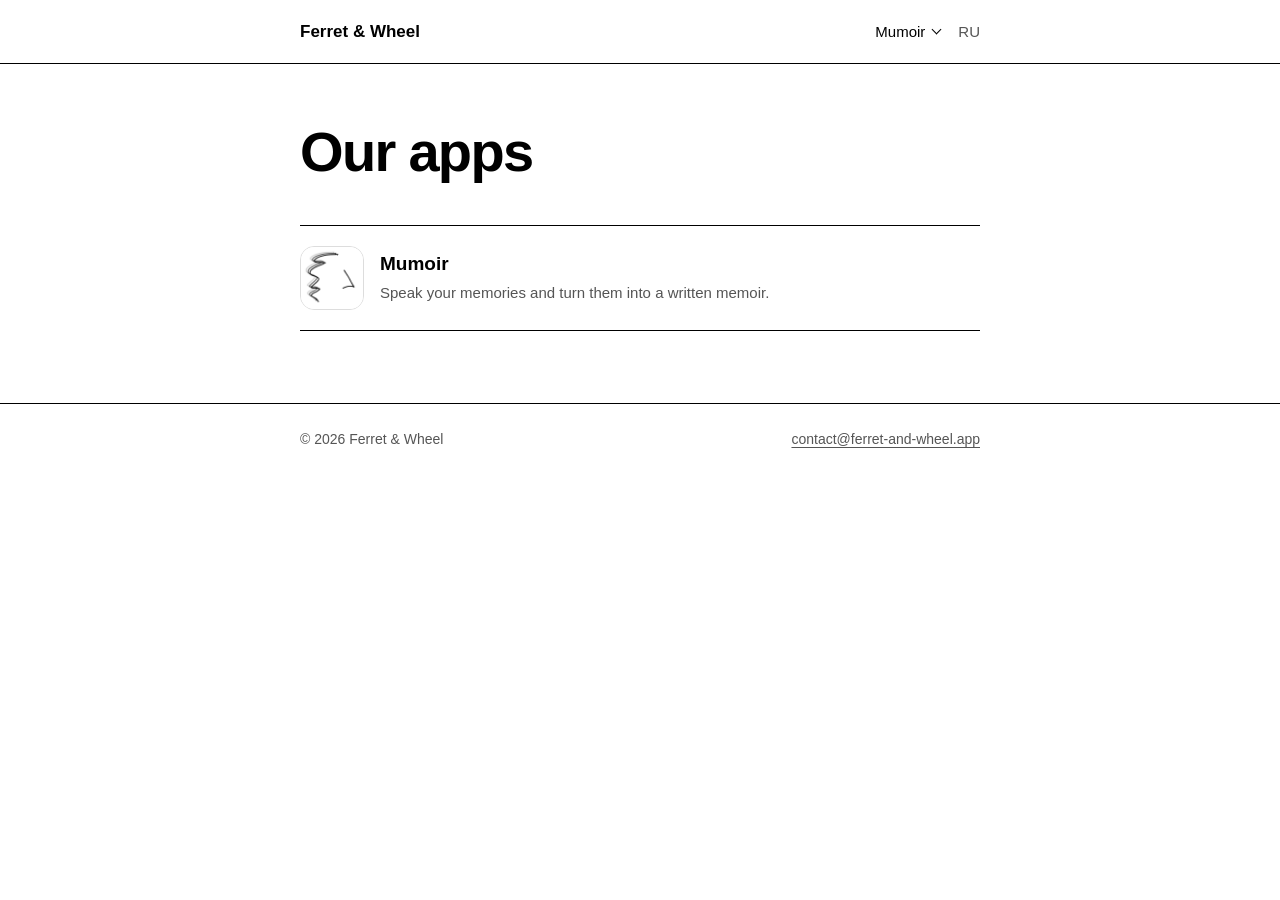
<file: index.html>
<!doctype html>
<html lang="en">
<head>
  <meta charset="utf-8">
  <meta name="viewport" content="width=device-width, initial-scale=1">
  <title>Ferret &amp; Wheel</title>
  <meta name="description" content="Apps by Ferret &amp; Wheel.">
  <link rel="stylesheet" href="/assets/style.css">
  <script src="/assets/menu.js" defer></script>
  <link rel="alternate" hreflang="en" href="https://ferret-and-wheel.app/">
  <link rel="alternate" hreflang="ru" href="https://ferret-and-wheel.app/ru/">
  <link rel="alternate" hreflang="x-default" href="https://ferret-and-wheel.app/">
</head>
<body>
  <header class="site">
    <div class="wrap">
      <a class="brand" href="/">Ferret &amp; Wheel</a>
      <nav>
        <details class="menu">
          <summary>Mumoir</summary>
          <ul>
            <li><a href="/mumoir/">About</a></li>
            <li><a href="/mumoir/support/">Support</a></li>
            <li><a href="/mumoir/privacy/">Privacy</a></li>
          </ul>
        </details>
        <a class="lang" href="/ru/" hreflang="ru" lang="ru">RU</a>
      </nav>
    </div>
  </header>

  <main>
    <div class="wrap">
      <h1>Our apps</h1>

      <a class="app-card" href="/mumoir/">
        <img src="/assets/mumoir-icon.png" alt="">
        <div>
          <strong>Mumoir</strong>
          <span>Speak your memories and turn them into a written memoir.</span>
        </div>
      </a>
    </div>
  </main>

  <footer class="site">
    <div class="wrap">
      <span>© 2026 Ferret &amp; Wheel</span>
      <a href="mailto:contact@ferret-and-wheel.app">contact@ferret-and-wheel.app</a>
    </div>
  </footer>
</body>
</html>
</file>
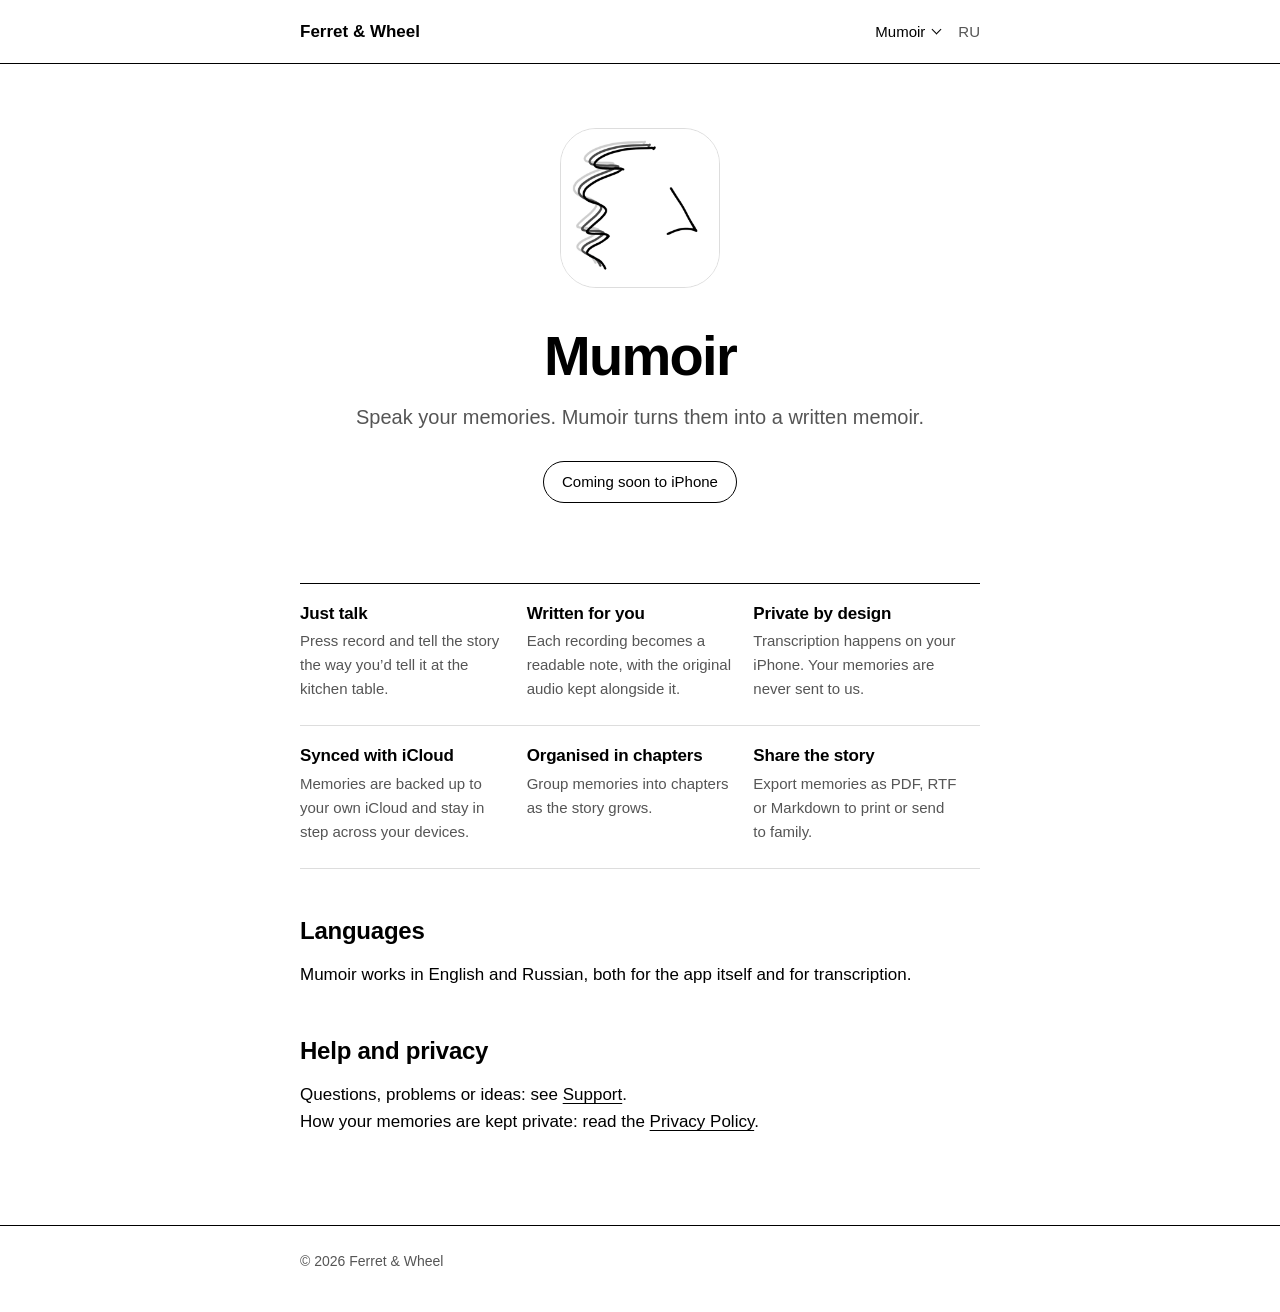
<file: mumoir/index.html>
<!doctype html>
<html lang="en">
<head>
  <meta charset="utf-8">
  <meta name="viewport" content="width=device-width, initial-scale=1">
  <title>Mumoir</title>
  <meta name="description" content="Speak your memories and Mumoir turns them into a written memoir. Private, on-device transcription for iPhone.">
  <link rel="icon" href="/assets/mumoir-icon.png">
  <link rel="apple-touch-icon" href="/assets/mumoir-icon.png">
  <link rel="stylesheet" href="/assets/style.css">
  <script src="/assets/menu.js" defer></script>
  <link rel="alternate" hreflang="en" href="https://ferret-and-wheel.app/mumoir/">
  <link rel="alternate" hreflang="ru" href="https://ferret-and-wheel.app/ru/mumoir/">
  <link rel="alternate" hreflang="x-default" href="https://ferret-and-wheel.app/mumoir/">
</head>
<body>
  <header class="site">
    <div class="wrap">
      <a class="brand" href="/">Ferret &amp; Wheel</a>
      <nav>
        <details class="menu">
          <summary>Mumoir</summary>
          <ul>
            <li><a href="/mumoir/" aria-current="page">About</a></li>
            <li><a href="/mumoir/support/">Support</a></li>
            <li><a href="/mumoir/privacy/">Privacy</a></li>
          </ul>
        </details>
        <a class="lang" href="/ru/mumoir/" hreflang="ru" lang="ru">RU</a>
      </nav>
    </div>
  </header>

  <main>
    <div class="wrap">
      <section class="hero">
        <img class="icon" src="/assets/mumoir-icon.png" alt="Mumoir app icon">
        <h1>Mumoir</h1>
        <p class="lede">Speak your memories. Mumoir turns them into a written memoir.</p>
        <!-- Swap for the TestFlight public link, then the App Store link at launch. -->
        <span class="badge">Coming soon to iPhone</span>
      </section>

      <ul class="features">
        <li>
          <h3>Just talk</h3>
          <p>Press record and tell the story the way you’d tell it at the kitchen table.</p>
        </li>
        <li>
          <h3>Written for you</h3>
          <p>Each recording becomes a readable note, with the original audio kept alongside it.</p>
        </li>
        <li>
          <h3>Private by design</h3>
          <p>Transcription happens on your iPhone. Your memories are never sent to us.</p>
        </li>
        <li>
          <h3>Synced with iCloud</h3>
          <p>Memories are backed up to your own iCloud and stay in step across your devices.</p>
        </li>
        <li>
          <h3>Organised in chapters</h3>
          <p>Group memories into chapters as the story grows.</p>
        </li>
        <li>
          <h3>Share the story</h3>
          <p>Export memories as PDF, RTF or Markdown to print or send to family.</p>
        </li>
      </ul>

      <h2>Languages</h2>
      <p>Mumoir works in English and Russian, both for the app itself and for transcription.</p>

      <h2>Help and privacy</h2>
      <p>Questions, problems or ideas: see <a href="/mumoir/support/">Support</a>.<br>
      How your memories are kept private: read the <a href="/mumoir/privacy/">Privacy Policy</a>.</p>
    </div>
  </main>

  <footer class="site">
    <div class="wrap">
      <span>© 2026 Ferret &amp; Wheel</span>
    </div>
  </footer>
</body>
</html>
</file>
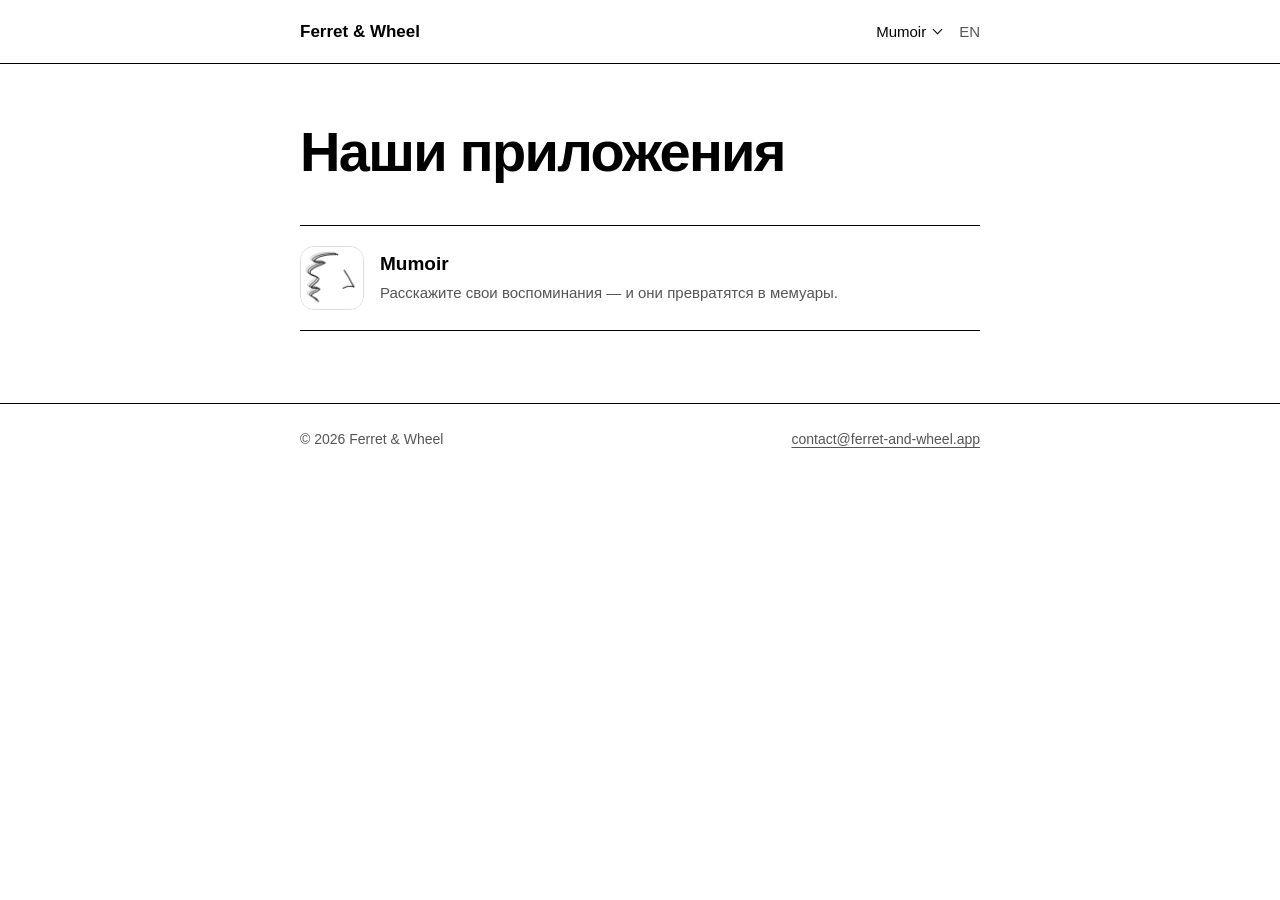
<file: ru/index.html>
<!doctype html>
<html lang="ru">
<head>
  <meta charset="utf-8">
  <meta name="viewport" content="width=device-width, initial-scale=1">
  <title>Ferret &amp; Wheel</title>
  <meta name="description" content="Приложения Ferret &amp; Wheel.">
  <link rel="stylesheet" href="/assets/style.css">
  <script src="/assets/menu.js" defer></script>
  <link rel="alternate" hreflang="en" href="https://ferret-and-wheel.app/">
  <link rel="alternate" hreflang="ru" href="https://ferret-and-wheel.app/ru/">
  <link rel="alternate" hreflang="x-default" href="https://ferret-and-wheel.app/">
</head>
<body>
  <header class="site">
    <div class="wrap">
      <a class="brand" href="/ru/">Ferret &amp; Wheel</a>
      <nav>
        <details class="menu">
          <summary>Mumoir</summary>
          <ul>
            <li><a href="/ru/mumoir/">О приложении</a></li>
            <li><a href="/ru/mumoir/support/">Поддержка</a></li>
            <li><a href="/ru/mumoir/privacy/">Конфиденциальность</a></li>
          </ul>
        </details>
        <a class="lang" href="/" hreflang="en" lang="en">EN</a>
      </nav>
    </div>
  </header>

  <main>
    <div class="wrap">
      <h1>Наши приложения</h1>

      <a class="app-card" href="/ru/mumoir/">
        <img src="/assets/mumoir-icon.png" alt="">
        <div>
          <strong>Mumoir</strong>
          <span>Расскажите свои воспоминания — и они превратятся в мемуары.</span>
        </div>
      </a>
    </div>
  </main>

  <footer class="site">
    <div class="wrap">
      <span>© 2026 Ferret &amp; Wheel</span>
      <a href="mailto:contact@ferret-and-wheel.app">contact@ferret-and-wheel.app</a>
    </div>
  </footer>
</body>
</html>
</file>
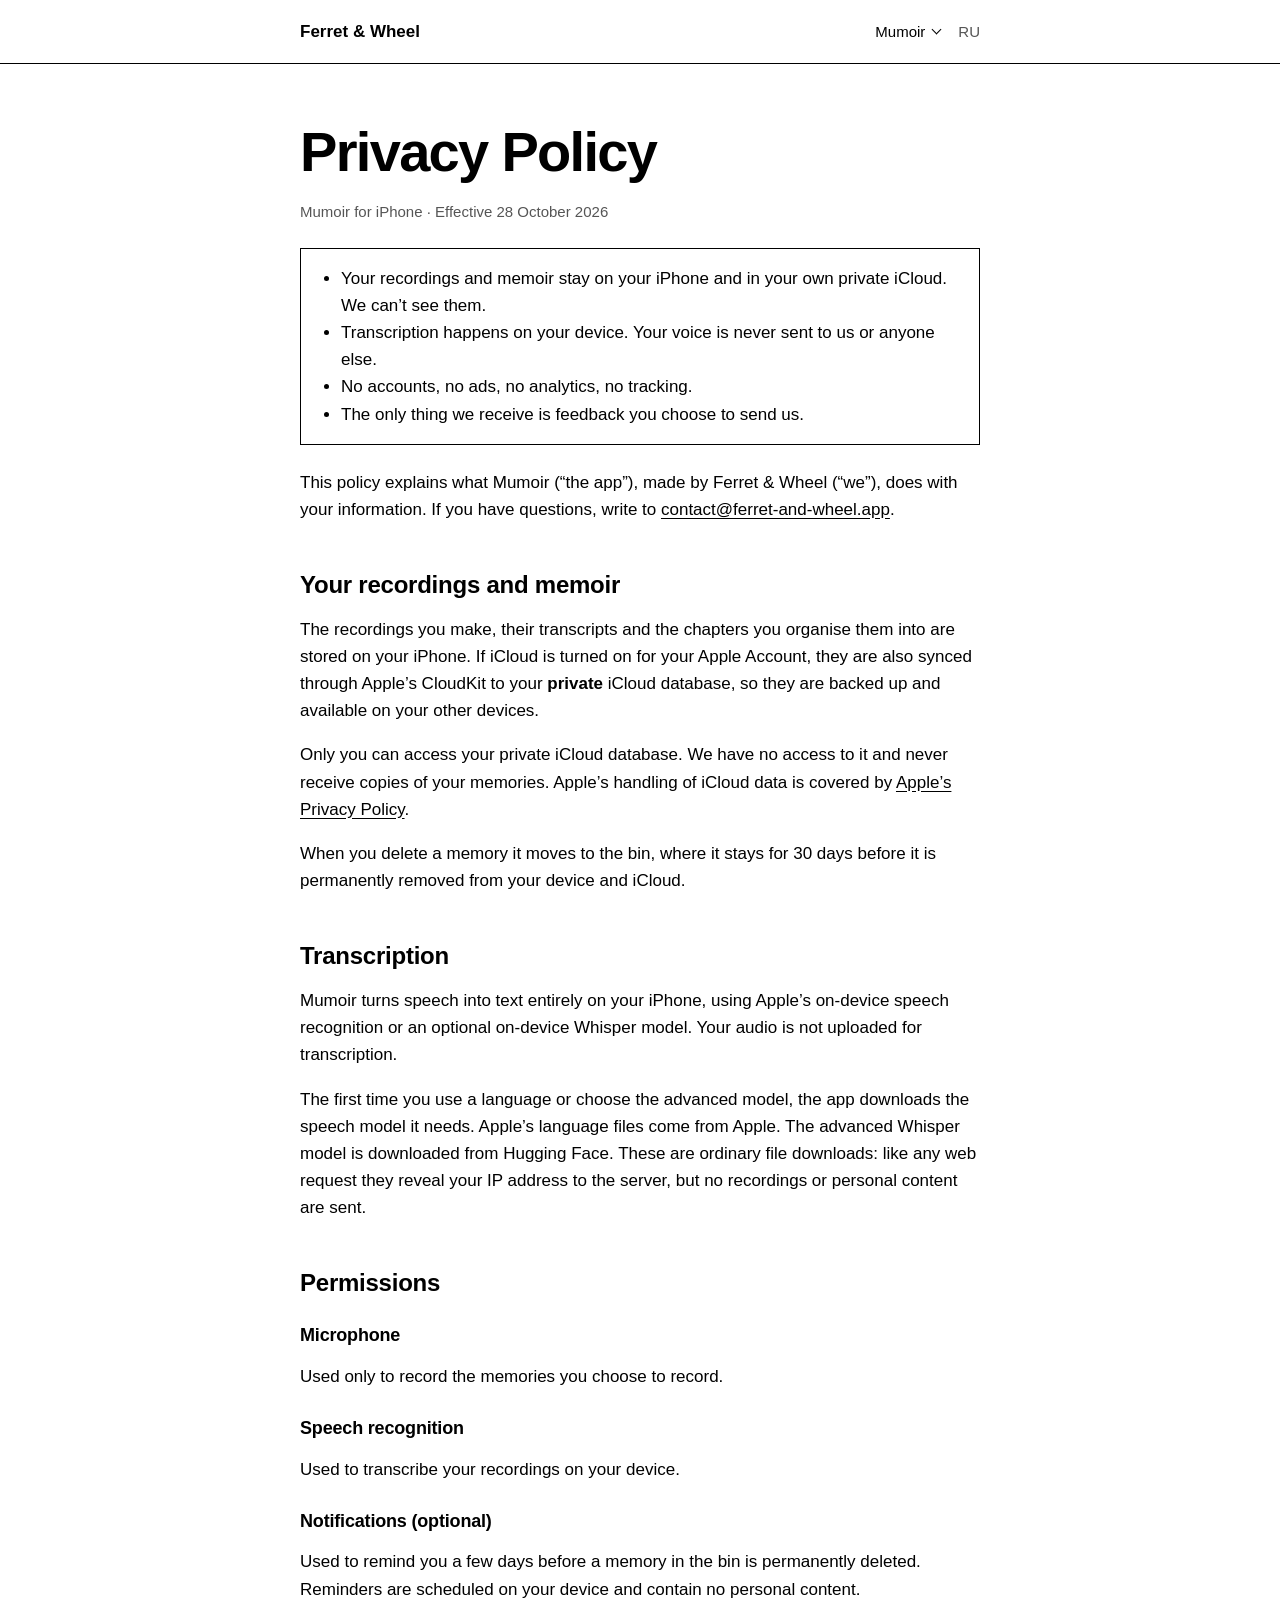
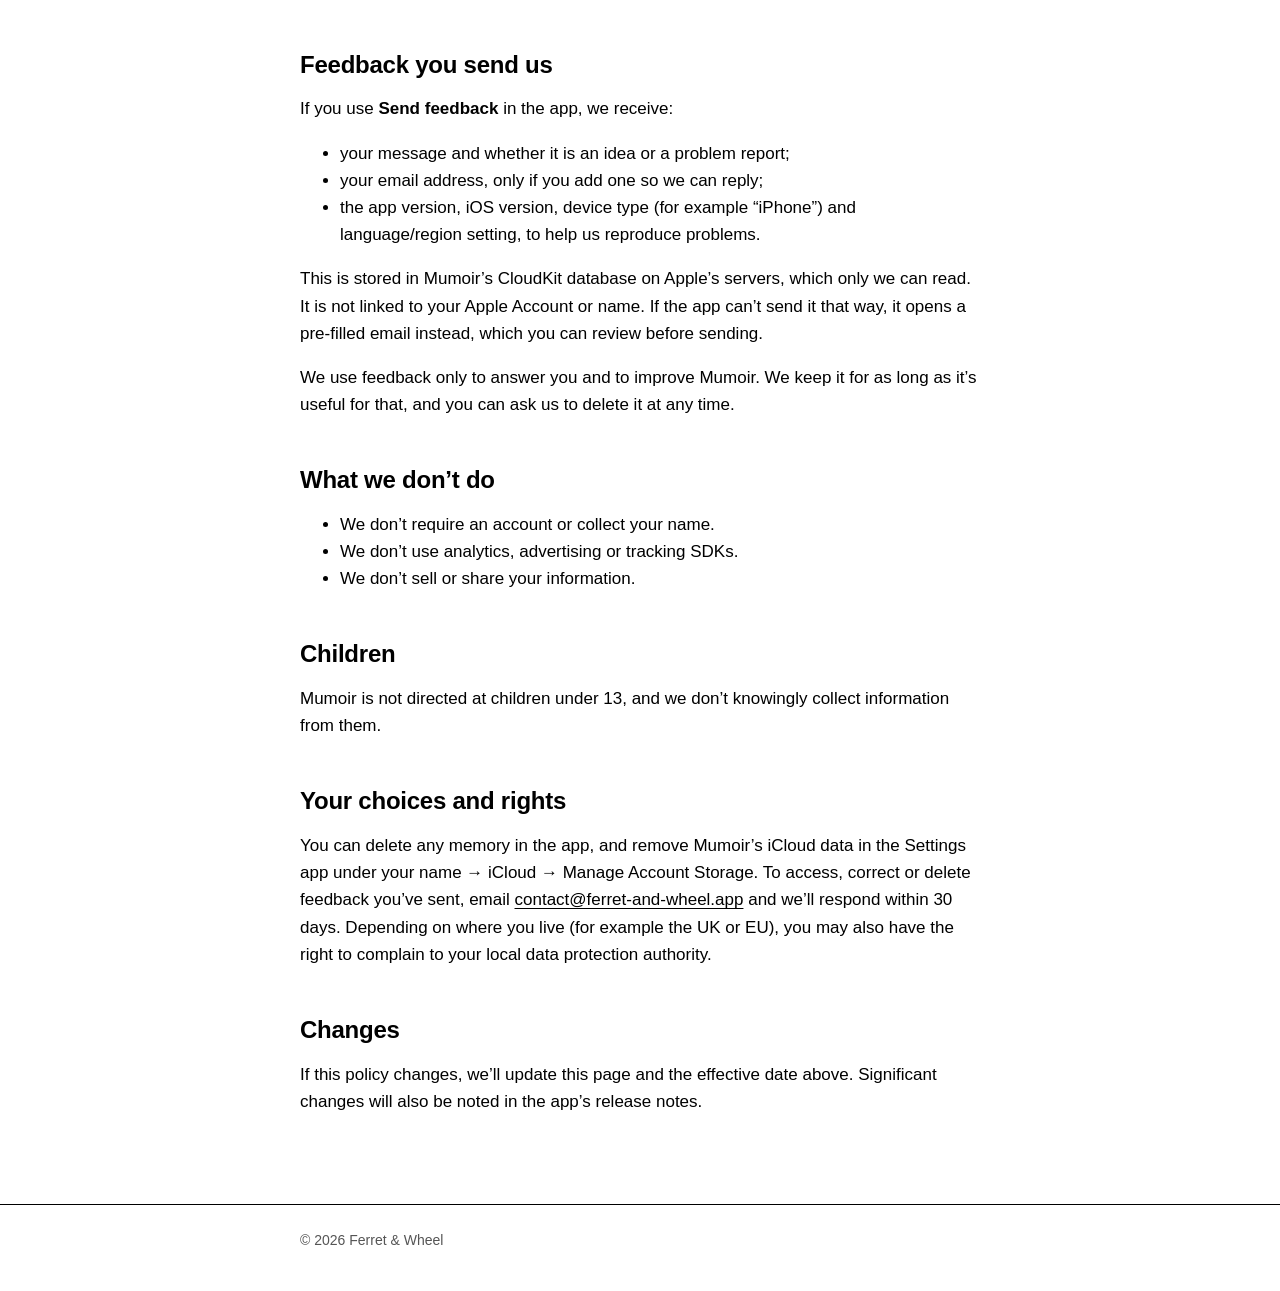
<file: mumoir/privacy/index.html>
<!doctype html>
<html lang="en">
<head>
  <meta charset="utf-8">
  <meta name="viewport" content="width=device-width, initial-scale=1">
  <title>Mumoir Privacy Policy</title>
  <meta name="description" content="How Mumoir handles your recordings, transcripts and feedback.">
  <link rel="icon" href="/assets/mumoir-icon.png">
  <link rel="stylesheet" href="/assets/style.css">
  <script src="/assets/menu.js" defer></script>
  <link rel="alternate" hreflang="en" href="https://ferret-and-wheel.app/mumoir/privacy/">
  <link rel="alternate" hreflang="ru" href="https://ferret-and-wheel.app/ru/mumoir/privacy/">
  <link rel="alternate" hreflang="x-default" href="https://ferret-and-wheel.app/mumoir/privacy/">
</head>
<body>
  <header class="site">
    <div class="wrap">
      <a class="brand" href="/">Ferret &amp; Wheel</a>
      <nav>
        <details class="menu">
          <summary>Mumoir</summary>
          <ul>
            <li><a href="/mumoir/">About</a></li>
            <li><a href="/mumoir/support/">Support</a></li>
            <li><a href="/mumoir/privacy/" aria-current="page">Privacy</a></li>
          </ul>
        </details>
        <a class="lang" href="/ru/mumoir/privacy/" hreflang="ru" lang="ru">RU</a>
      </nav>
    </div>
  </header>

  <main>
    <div class="wrap">
      <h1>Privacy Policy</h1>
      <p class="meta">Mumoir for iPhone · Effective 28 October 2026</p>

      <div class="summary">
        <ul>
          <li>Your recordings and memoir stay on your iPhone and in your own private iCloud. We can’t see them.</li>
          <li>Transcription happens on your device. Your voice is never sent to us or anyone else.</li>
          <li>No accounts, no ads, no analytics, no tracking.</li>
          <li>The only thing we receive is feedback you choose to send us.</li>
        </ul>
      </div>

      <p>This policy explains what Mumoir (“the app”), made by Ferret &amp; Wheel (“we”), does with your information. If you have questions, write to <a href="mailto:contact@ferret-and-wheel.app">contact@ferret-and-wheel.app</a>.</p>

      <h2>Your recordings and memoir</h2>
      <p>The recordings you make, their transcripts and the chapters you organise them into are stored on your iPhone. If iCloud is turned on for your Apple Account, they are also synced through Apple’s CloudKit to your <strong>private</strong> iCloud database, so they are backed up and available on your other devices.</p>
      <p>Only you can access your private iCloud database. We have no access to it and never receive copies of your memories. Apple’s handling of iCloud data is covered by <a href="https://www.apple.com/legal/privacy/">Apple’s Privacy Policy</a>.</p>
      <p>When you delete a memory it moves to the bin, where it stays for 30 days before it is permanently removed from your device and iCloud.</p>

      <h2>Transcription</h2>
      <p>Mumoir turns speech into text entirely on your iPhone, using Apple’s on-device speech recognition or an optional on-device Whisper model. Your audio is not uploaded for transcription.</p>
      <p>The first time you use a language or choose the advanced model, the app downloads the speech model it needs. Apple’s language files come from Apple. The advanced Whisper model is downloaded from Hugging Face. These are ordinary file downloads: like any web request they reveal your IP address to the server, but no recordings or personal content are sent.</p>

      <h2>Permissions</h2>
      <h3>Microphone</h3>
      <p>Used only to record the memories you choose to record.</p>
      <h3>Speech recognition</h3>
      <p>Used to transcribe your recordings on your device.</p>
      <h3>Notifications (optional)</h3>
      <p>Used to remind you a few days before a memory in the bin is permanently deleted. Reminders are scheduled on your device and contain no personal content.</p>

      <h2>Feedback you send us</h2>
      <p>If you use <strong>Send feedback</strong> in the app, we receive:</p>
      <ul>
        <li>your message and whether it is an idea or a problem report;</li>
        <li>your email address, only if you add one so we can reply;</li>
        <li>the app version, iOS version, device type (for example “iPhone”) and language/region setting, to help us reproduce problems.</li>
      </ul>
      <p>This is stored in Mumoir’s CloudKit database on Apple’s servers, which only we can read. It is not linked to your Apple Account or name. If the app can’t send it that way, it opens a pre-filled email instead, which you can review before sending.</p>
      <p>We use feedback only to answer you and to improve Mumoir. We keep it for as long as it’s useful for that, and you can ask us to delete it at any time.</p>

      <h2>What we don’t do</h2>
      <ul>
        <li>We don’t require an account or collect your name.</li>
        <li>We don’t use analytics, advertising or tracking SDKs.</li>
        <li>We don’t sell or share your information.</li>
      </ul>

      <h2>Children</h2>
      <p>Mumoir is not directed at children under 13, and we don’t knowingly collect information from them.</p>

      <h2>Your choices and rights</h2>
      <p>You can delete any memory in the app, and remove Mumoir’s iCloud data in the Settings app under your name → iCloud → Manage Account Storage. To access, correct or delete feedback you’ve sent, email <a href="mailto:contact@ferret-and-wheel.app">contact@ferret-and-wheel.app</a> and we’ll respond within 30 days. Depending on where you live (for example the UK or EU), you may also have the right to complain to your local data protection authority.</p>

      <h2>Changes</h2>
      <p>If this policy changes, we’ll update this page and the effective date above. Significant changes will also be noted in the app’s release notes.</p>
    </div>
  </main>

  <footer class="site">
    <div class="wrap">
      <span>© 2026 Ferret &amp; Wheel</span>
    </div>
  </footer>
</body>
</html>
</file>
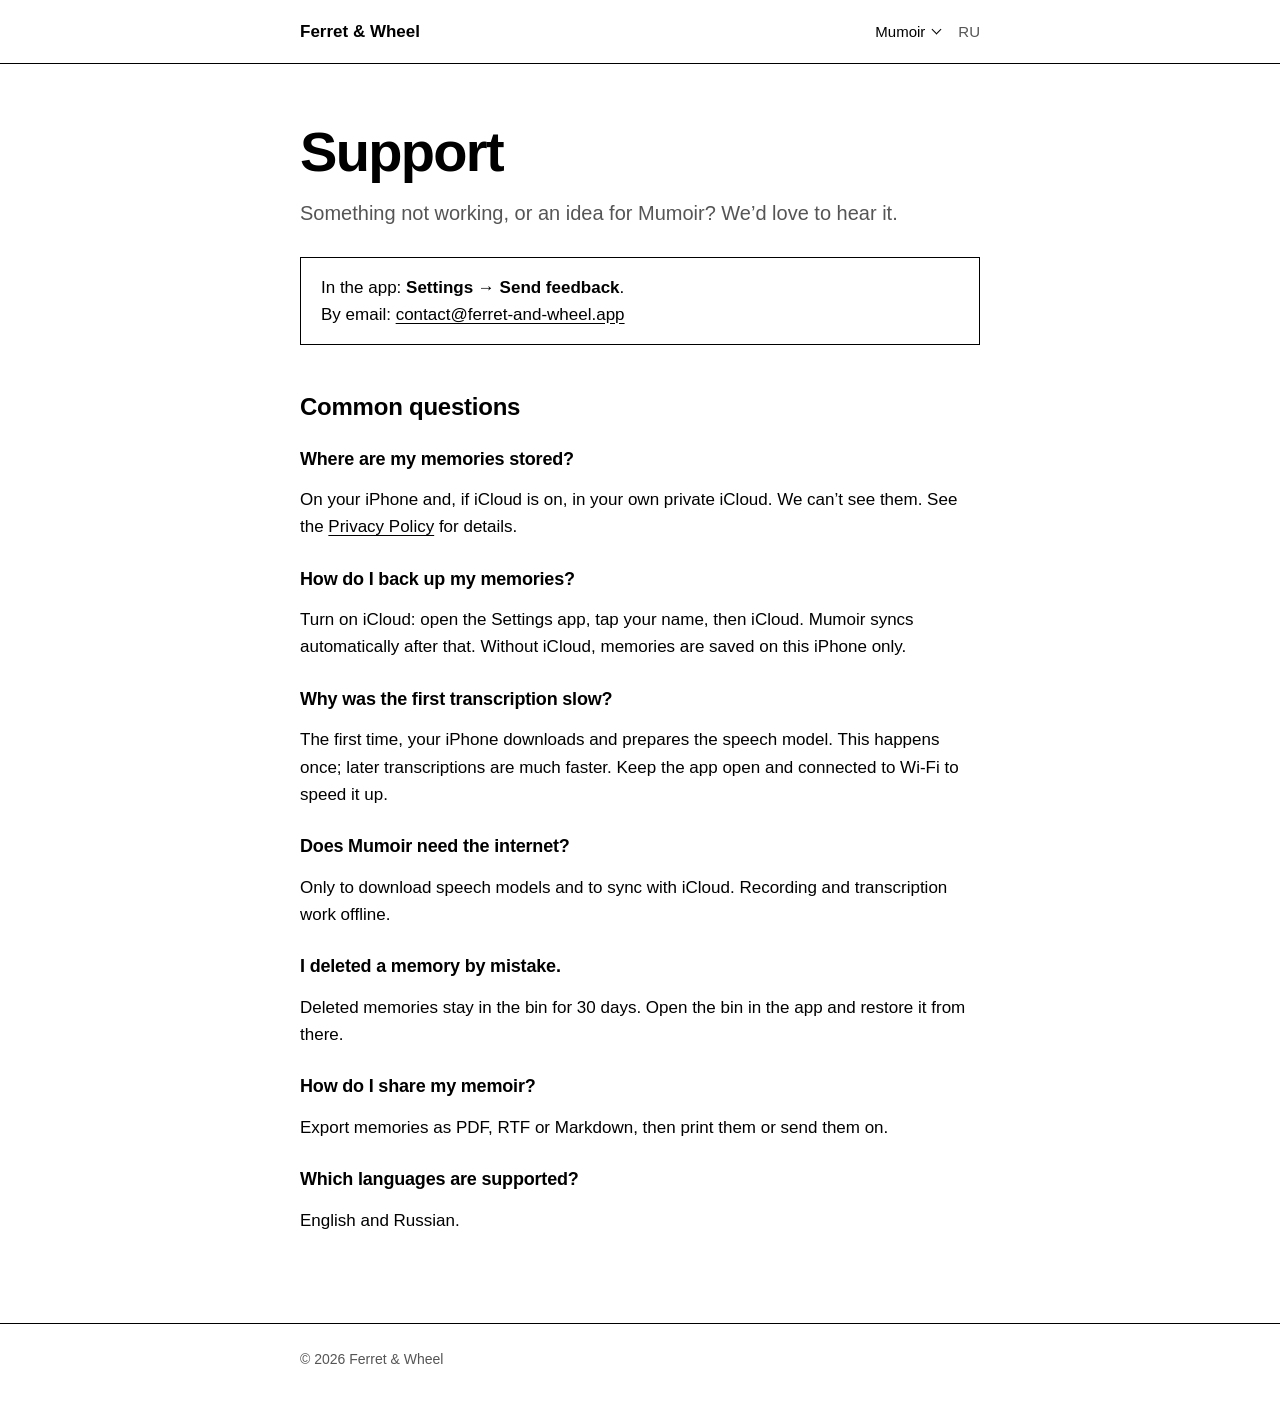
<file: mumoir/support/index.html>
<!doctype html>
<html lang="en">
<head>
  <meta charset="utf-8">
  <meta name="viewport" content="width=device-width, initial-scale=1">
  <title>Mumoir Support</title>
  <meta name="description" content="Help with Mumoir, and how to get in touch.">
  <link rel="icon" href="/assets/mumoir-icon.png">
  <link rel="stylesheet" href="/assets/style.css">
  <script src="/assets/menu.js" defer></script>
  <link rel="alternate" hreflang="en" href="https://ferret-and-wheel.app/mumoir/support/">
  <link rel="alternate" hreflang="ru" href="https://ferret-and-wheel.app/ru/mumoir/support/">
  <link rel="alternate" hreflang="x-default" href="https://ferret-and-wheel.app/mumoir/support/">
</head>
<body>
  <header class="site">
    <div class="wrap">
      <a class="brand" href="/">Ferret &amp; Wheel</a>
      <nav>
        <details class="menu">
          <summary>Mumoir</summary>
          <ul>
            <li><a href="/mumoir/">About</a></li>
            <li><a href="/mumoir/support/" aria-current="page">Support</a></li>
            <li><a href="/mumoir/privacy/">Privacy</a></li>
          </ul>
        </details>
        <a class="lang" href="/ru/mumoir/support/" hreflang="ru" lang="ru">RU</a>
      </nav>
    </div>
  </header>

  <main>
    <div class="wrap">
      <h1>Support</h1>
      <p class="lede">Something not working, or an idea for Mumoir? We’d love to hear it.</p>

      <div class="summary">
        <p style="margin:0">In the app: <strong>Settings → Send feedback</strong>.<br>
        By email: <a href="mailto:contact@ferret-and-wheel.app?subject=Mumoir%20support">contact@ferret-and-wheel.app</a></p>
      </div>

      <h2>Common questions</h2>

      <h3>Where are my memories stored?</h3>
      <p>On your iPhone and, if iCloud is on, in your own private iCloud. We can’t see them. See the <a href="/mumoir/privacy/">Privacy Policy</a> for details.</p>

      <h3>How do I back up my memories?</h3>
      <p>Turn on iCloud: open the Settings app, tap your name, then iCloud. Mumoir syncs automatically after that. Without iCloud, memories are saved on this iPhone only.</p>

      <h3>Why was the first transcription slow?</h3>
      <p>The first time, your iPhone downloads and prepares the speech model. This happens once; later transcriptions are much faster. Keep the app open and connected to Wi-Fi to speed it up.</p>

      <h3>Does Mumoir need the internet?</h3>
      <p>Only to download speech models and to sync with iCloud. Recording and transcription work offline.</p>

      <h3>I deleted a memory by mistake.</h3>
      <p>Deleted memories stay in the bin for 30 days. Open the bin in the app and restore it from there.</p>

      <h3>How do I share my memoir?</h3>
      <p>Export memories as PDF, RTF or Markdown, then print them or send them on.</p>

      <h3>Which languages are supported?</h3>
      <p>English and Russian.</p>
    </div>
  </main>

  <footer class="site">
    <div class="wrap">
      <span>© 2026 Ferret &amp; Wheel</span>
    </div>
  </footer>
</body>
</html>
</file>
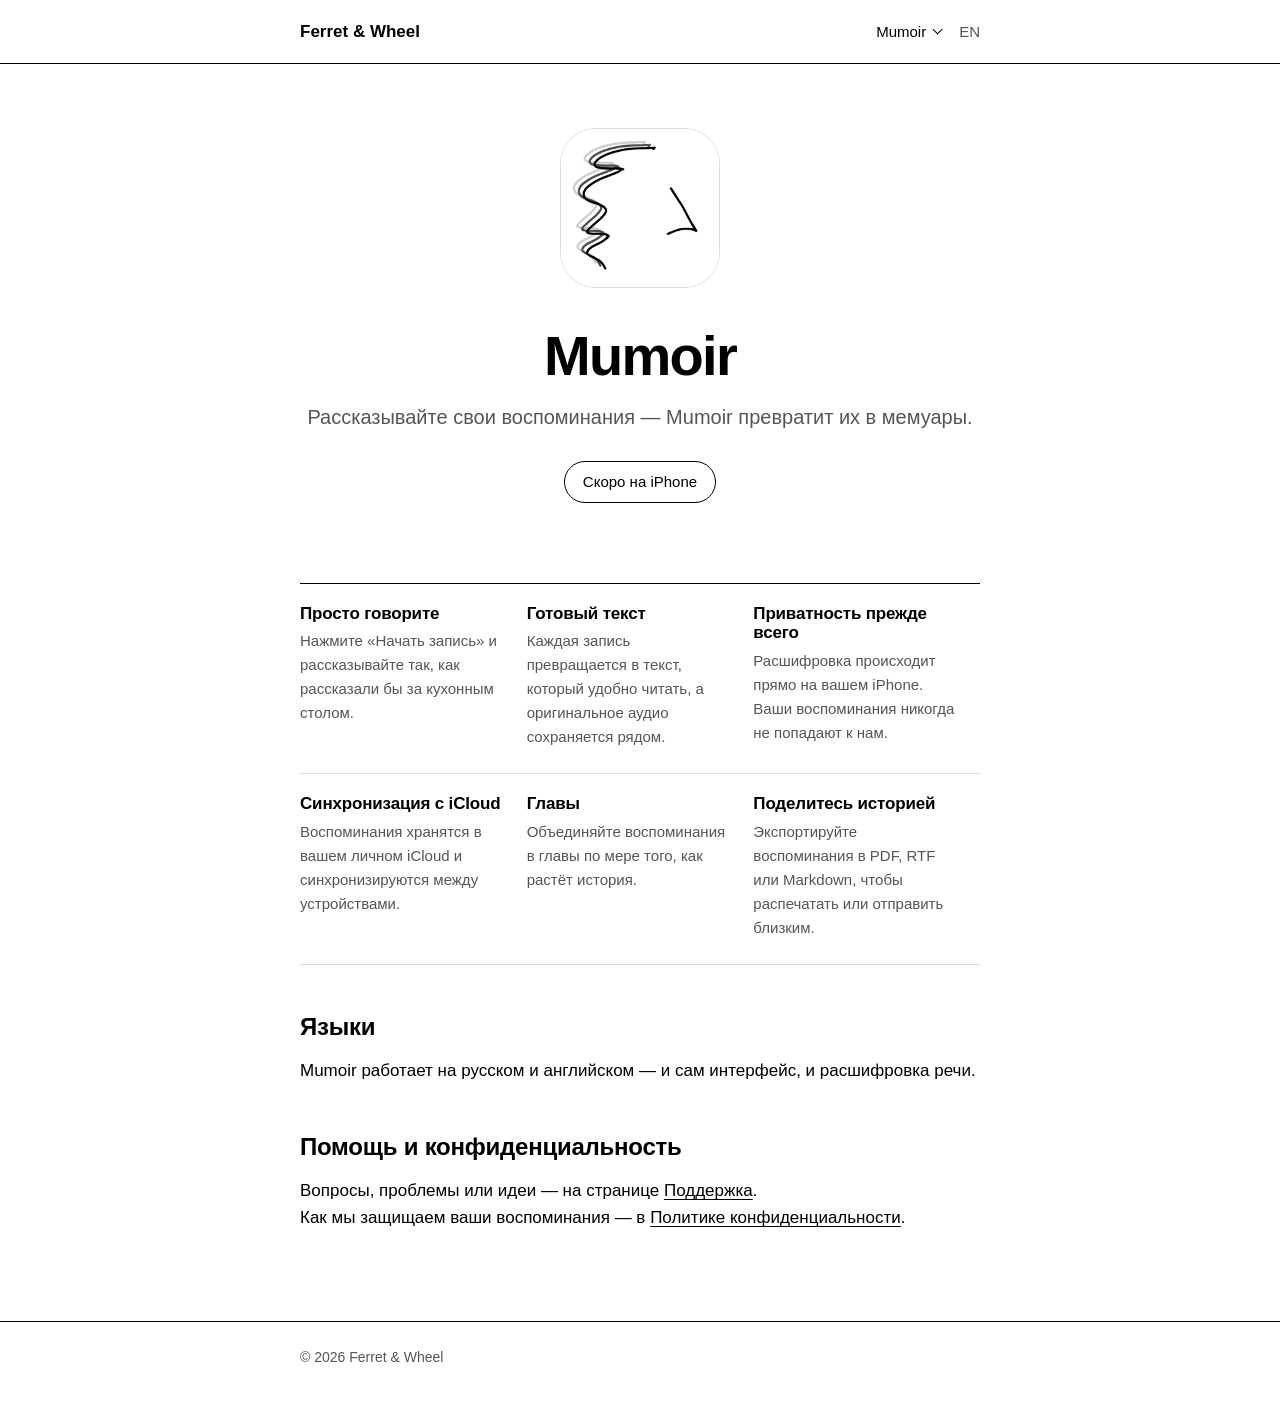
<file: ru/mumoir/index.html>
<!doctype html>
<html lang="ru">
<head>
  <meta charset="utf-8">
  <meta name="viewport" content="width=device-width, initial-scale=1">
  <title>Mumoir</title>
  <meta name="description" content="Расскажите свои воспоминания — Mumoir превратит их в мемуары. Приватная расшифровка речи прямо на iPhone.">
  <link rel="icon" href="/assets/mumoir-icon.png">
  <link rel="apple-touch-icon" href="/assets/mumoir-icon.png">
  <link rel="stylesheet" href="/assets/style.css">
  <script src="/assets/menu.js" defer></script>
  <link rel="alternate" hreflang="en" href="https://ferret-and-wheel.app/mumoir/">
  <link rel="alternate" hreflang="ru" href="https://ferret-and-wheel.app/ru/mumoir/">
  <link rel="alternate" hreflang="x-default" href="https://ferret-and-wheel.app/mumoir/">
</head>
<body>
  <header class="site">
    <div class="wrap">
      <a class="brand" href="/ru/">Ferret &amp; Wheel</a>
      <nav>
        <details class="menu">
          <summary>Mumoir</summary>
          <ul>
            <li><a href="/ru/mumoir/" aria-current="page">О приложении</a></li>
            <li><a href="/ru/mumoir/support/">Поддержка</a></li>
            <li><a href="/ru/mumoir/privacy/">Конфиденциальность</a></li>
          </ul>
        </details>
        <a class="lang" href="/mumoir/" hreflang="en" lang="en">EN</a>
      </nav>
    </div>
  </header>

  <main>
    <div class="wrap">
      <section class="hero">
        <img class="icon" src="/assets/mumoir-icon.png" alt="Значок приложения Mumoir">
        <h1>Mumoir</h1>
        <p class="lede">Рассказывайте свои воспоминания — Mumoir превратит их в мемуары.</p>
        <!-- Swap for the TestFlight public link, then the App Store link at launch. -->
        <span class="badge">Скоро на iPhone</span>
      </section>

      <ul class="features">
        <li>
          <h3>Просто говорите</h3>
          <p>Нажмите «Начать запись» и рассказывайте так, как рассказали бы за кухонным столом.</p>
        </li>
        <li>
          <h3>Готовый текст</h3>
          <p>Каждая запись превращается в текст, который удобно читать, а оригинальное аудио сохраняется рядом.</p>
        </li>
        <li>
          <h3>Приватность прежде всего</h3>
          <p>Расшифровка происходит прямо на вашем iPhone. Ваши воспоминания никогда не попадают к нам.</p>
        </li>
        <li>
          <h3>Синхронизация с iCloud</h3>
          <p>Воспоминания хранятся в вашем личном iCloud и синхронизируются между устройствами.</p>
        </li>
        <li>
          <h3>Главы</h3>
          <p>Объединяйте воспоминания в главы по мере того, как растёт история.</p>
        </li>
        <li>
          <h3>Поделитесь историей</h3>
          <p>Экспортируйте воспоминания в PDF, RTF или Markdown, чтобы распечатать или отправить близким.</p>
        </li>
      </ul>

      <h2>Языки</h2>
      <p>Mumoir работает на русском и английском — и сам интерфейс, и расшифровка речи.</p>

      <h2>Помощь и конфиденциальность</h2>
      <p>Вопросы, проблемы или идеи — на странице <a href="/ru/mumoir/support/">Поддержка</a>.<br>
      Как мы защищаем ваши воспоминания — в <a href="/ru/mumoir/privacy/">Политике конфиденциальности</a>.</p>
    </div>
  </main>

  <footer class="site">
    <div class="wrap">
      <span>© 2026 Ferret &amp; Wheel</span>
    </div>
  </footer>
</body>
</html>
</file>
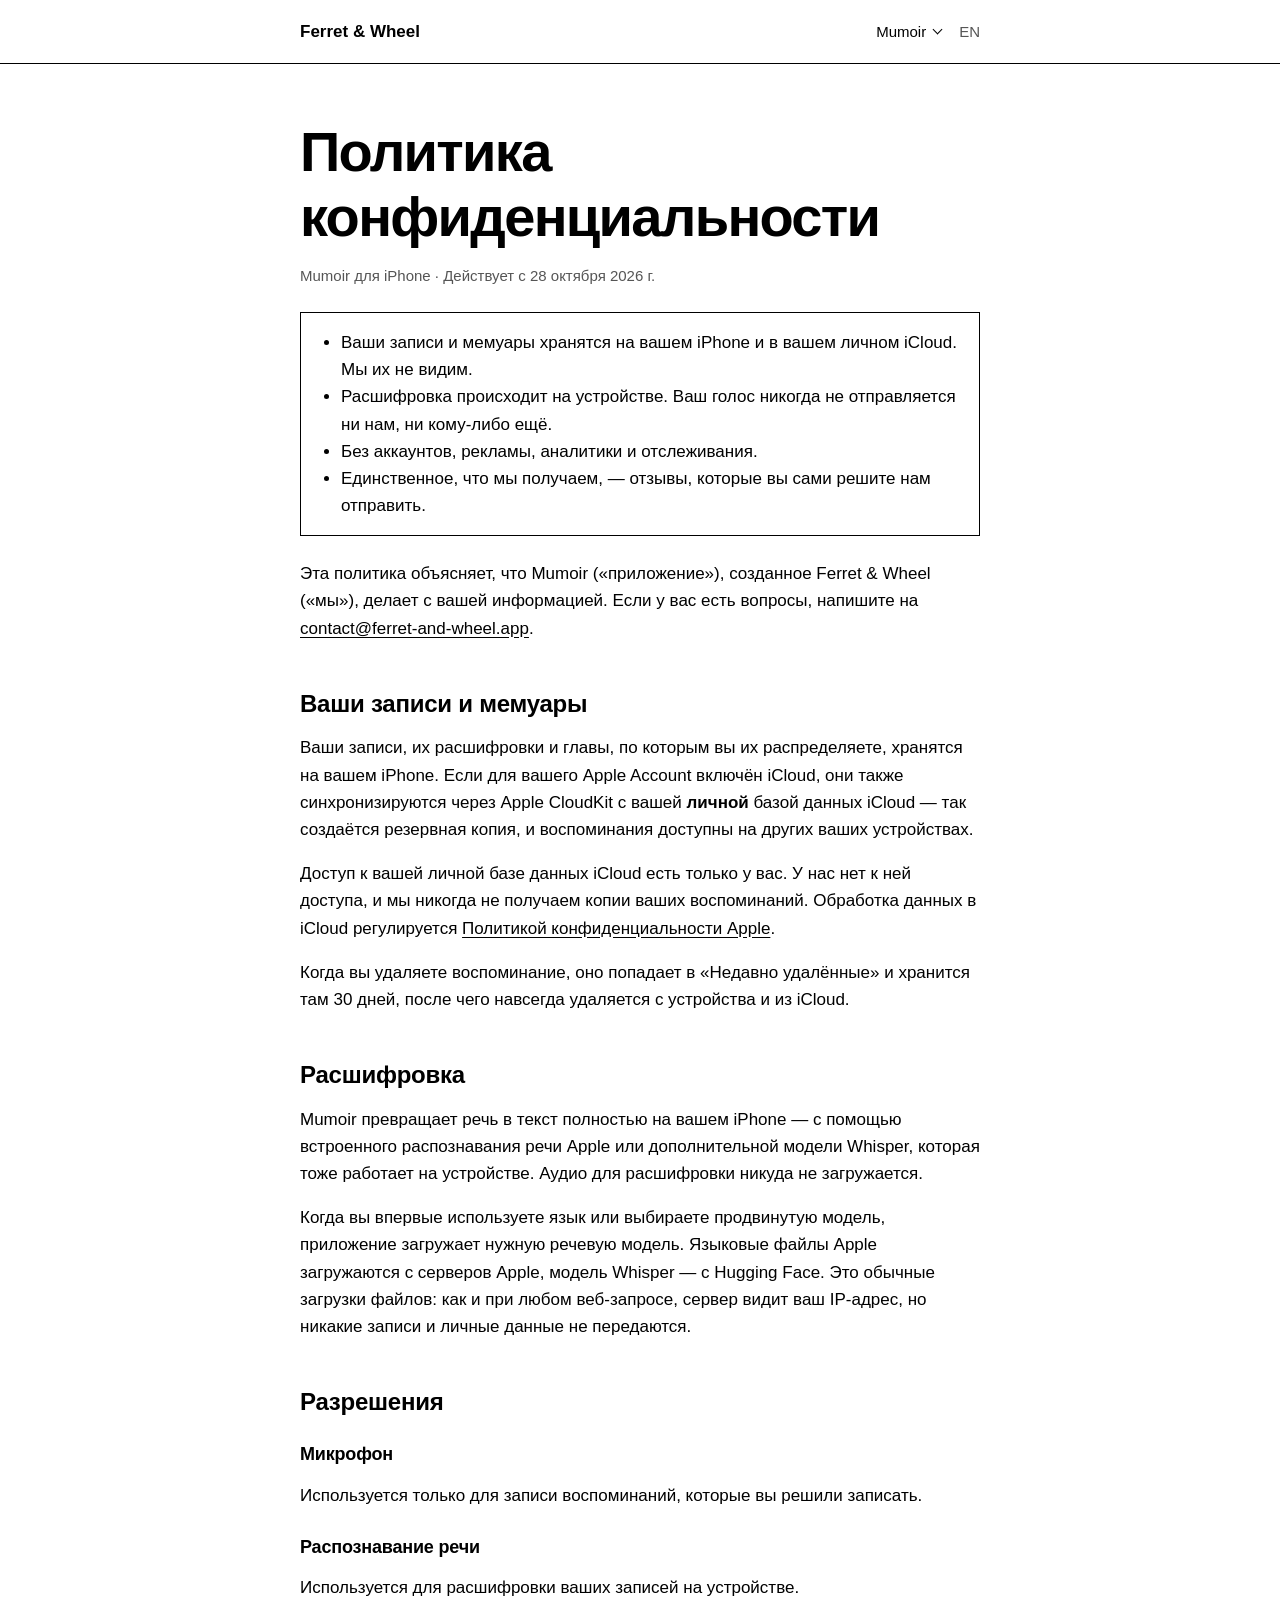
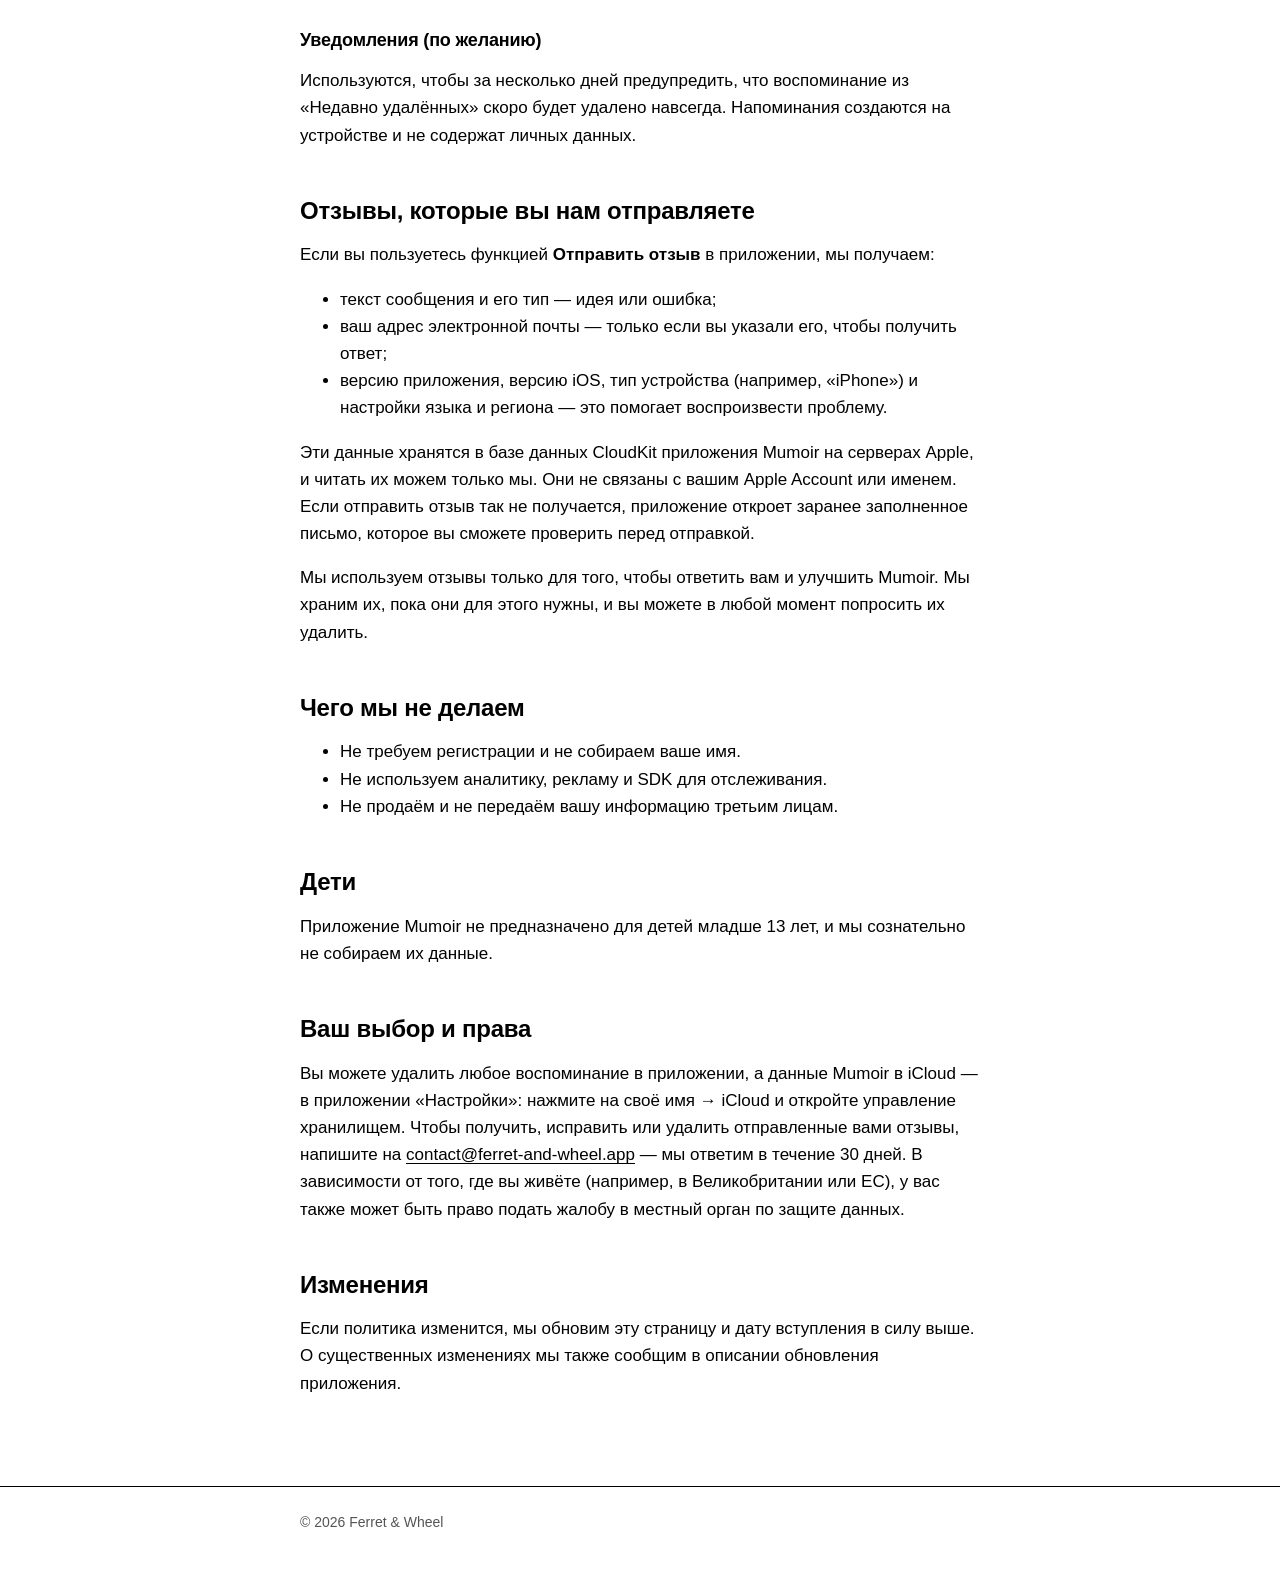
<file: ru/mumoir/privacy/index.html>
<!doctype html>
<html lang="ru">
<head>
  <meta charset="utf-8">
  <meta name="viewport" content="width=device-width, initial-scale=1">
  <title>Политика конфиденциальности Mumoir</title>
  <meta name="description" content="Как Mumoir обращается с вашими записями, расшифровками и отзывами.">
  <link rel="icon" href="/assets/mumoir-icon.png">
  <link rel="stylesheet" href="/assets/style.css">
  <script src="/assets/menu.js" defer></script>
  <link rel="alternate" hreflang="en" href="https://ferret-and-wheel.app/mumoir/privacy/">
  <link rel="alternate" hreflang="ru" href="https://ferret-and-wheel.app/ru/mumoir/privacy/">
  <link rel="alternate" hreflang="x-default" href="https://ferret-and-wheel.app/mumoir/privacy/">
</head>
<body>
  <header class="site">
    <div class="wrap">
      <a class="brand" href="/ru/">Ferret &amp; Wheel</a>
      <nav>
        <details class="menu">
          <summary>Mumoir</summary>
          <ul>
            <li><a href="/ru/mumoir/">О приложении</a></li>
            <li><a href="/ru/mumoir/support/">Поддержка</a></li>
            <li><a href="/ru/mumoir/privacy/" aria-current="page">Конфиденциальность</a></li>
          </ul>
        </details>
        <a class="lang" href="/mumoir/privacy/" hreflang="en" lang="en">EN</a>
      </nav>
    </div>
  </header>

  <main>
    <div class="wrap">
      <h1>Политика конфиденциальности</h1>
      <p class="meta">Mumoir для iPhone · Действует с 28 октября 2026 г.</p>

      <div class="summary">
        <ul>
          <li>Ваши записи и мемуары хранятся на вашем iPhone и в вашем личном iCloud. Мы их не видим.</li>
          <li>Расшифровка происходит на устройстве. Ваш голос никогда не отправляется ни нам, ни кому-либо ещё.</li>
          <li>Без аккаунтов, рекламы, аналитики и отслеживания.</li>
          <li>Единственное, что мы получаем, — отзывы, которые вы сами решите нам отправить.</li>
        </ul>
      </div>

      <p>Эта политика объясняет, что Mumoir («приложение»), созданное Ferret &amp; Wheel («мы»), делает с вашей информацией. Если у вас есть вопросы, напишите на <a href="mailto:contact@ferret-and-wheel.app">contact@ferret-and-wheel.app</a>.</p>

      <h2>Ваши записи и мемуары</h2>
      <p>Ваши записи, их расшифровки и главы, по которым вы их распределяете, хранятся на вашем iPhone. Если для вашего Apple Account включён iCloud, они также синхронизируются через Apple CloudKit с вашей <strong>личной</strong> базой данных iCloud — так создаётся резервная копия, и воспоминания доступны на других ваших устройствах.</p>
      <p>Доступ к вашей личной базе данных iCloud есть только у вас. У нас нет к ней доступа, и мы никогда не получаем копии ваших воспоминаний. Обработка данных в iCloud регулируется <a href="https://www.apple.com/legal/privacy/ru/">Политикой конфиденциальности Apple</a>.</p>
      <p>Когда вы удаляете воспоминание, оно попадает в «Недавно удалённые» и хранится там 30 дней, после чего навсегда удаляется с устройства и из iCloud.</p>

      <h2>Расшифровка</h2>
      <p>Mumoir превращает речь в текст полностью на вашем iPhone — с помощью встроенного распознавания речи Apple или дополнительной модели Whisper, которая тоже работает на устройстве. Аудио для расшифровки никуда не загружается.</p>
      <p>Когда вы впервые используете язык или выбираете продвинутую модель, приложение загружает нужную речевую модель. Языковые файлы Apple загружаются с серверов Apple, модель Whisper — с Hugging Face. Это обычные загрузки файлов: как и при любом веб-запросе, сервер видит ваш IP-адрес, но никакие записи и личные данные не передаются.</p>

      <h2>Разрешения</h2>
      <h3>Микрофон</h3>
      <p>Используется только для записи воспоминаний, которые вы решили записать.</p>
      <h3>Распознавание речи</h3>
      <p>Используется для расшифровки ваших записей на устройстве.</p>
      <h3>Уведомления (по желанию)</h3>
      <p>Используются, чтобы за несколько дней предупредить, что воспоминание из «Недавно удалённых» скоро будет удалено навсегда. Напоминания создаются на устройстве и не содержат личных данных.</p>

      <h2>Отзывы, которые вы нам отправляете</h2>
      <p>Если вы пользуетесь функцией <strong>Отправить отзыв</strong> в приложении, мы получаем:</p>
      <ul>
        <li>текст сообщения и его тип — идея или ошибка;</li>
        <li>ваш адрес электронной почты — только если вы указали его, чтобы получить ответ;</li>
        <li>версию приложения, версию iOS, тип устройства (например, «iPhone») и настройки языка и региона — это помогает воспроизвести проблему.</li>
      </ul>
      <p>Эти данные хранятся в базе данных CloudKit приложения Mumoir на серверах Apple, и читать их можем только мы. Они не связаны с вашим Apple Account или именем. Если отправить отзыв так не получается, приложение откроет заранее заполненное письмо, которое вы сможете проверить перед отправкой.</p>
      <p>Мы используем отзывы только для того, чтобы ответить вам и улучшить Mumoir. Мы храним их, пока они для этого нужны, и вы можете в любой момент попросить их удалить.</p>

      <h2>Чего мы не делаем</h2>
      <ul>
        <li>Не требуем регистрации и не собираем ваше имя.</li>
        <li>Не используем аналитику, рекламу и SDK для отслеживания.</li>
        <li>Не продаём и не передаём вашу информацию третьим лицам.</li>
      </ul>

      <h2>Дети</h2>
      <p>Приложение Mumoir не предназначено для детей младше 13 лет, и мы сознательно не собираем их данные.</p>

      <h2>Ваш выбор и права</h2>
      <p>Вы можете удалить любое воспоминание в приложении, а данные Mumoir в iCloud — в приложении «Настройки»: нажмите на своё имя → iCloud и откройте управление хранилищем. Чтобы получить, исправить или удалить отправленные вами отзывы, напишите на <a href="mailto:contact@ferret-and-wheel.app">contact@ferret-and-wheel.app</a> — мы ответим в течение 30 дней. В зависимости от того, где вы живёте (например, в Великобритании или ЕС), у вас также может быть право подать жалобу в местный орган по защите данных.</p>

      <h2>Изменения</h2>
      <p>Если политика изменится, мы обновим эту страницу и дату вступления в силу выше. О существенных изменениях мы также сообщим в описании обновления приложения.</p>
    </div>
  </main>

  <footer class="site">
    <div class="wrap">
      <span>© 2026 Ferret &amp; Wheel</span>
    </div>
  </footer>
</body>
</html>
</file>
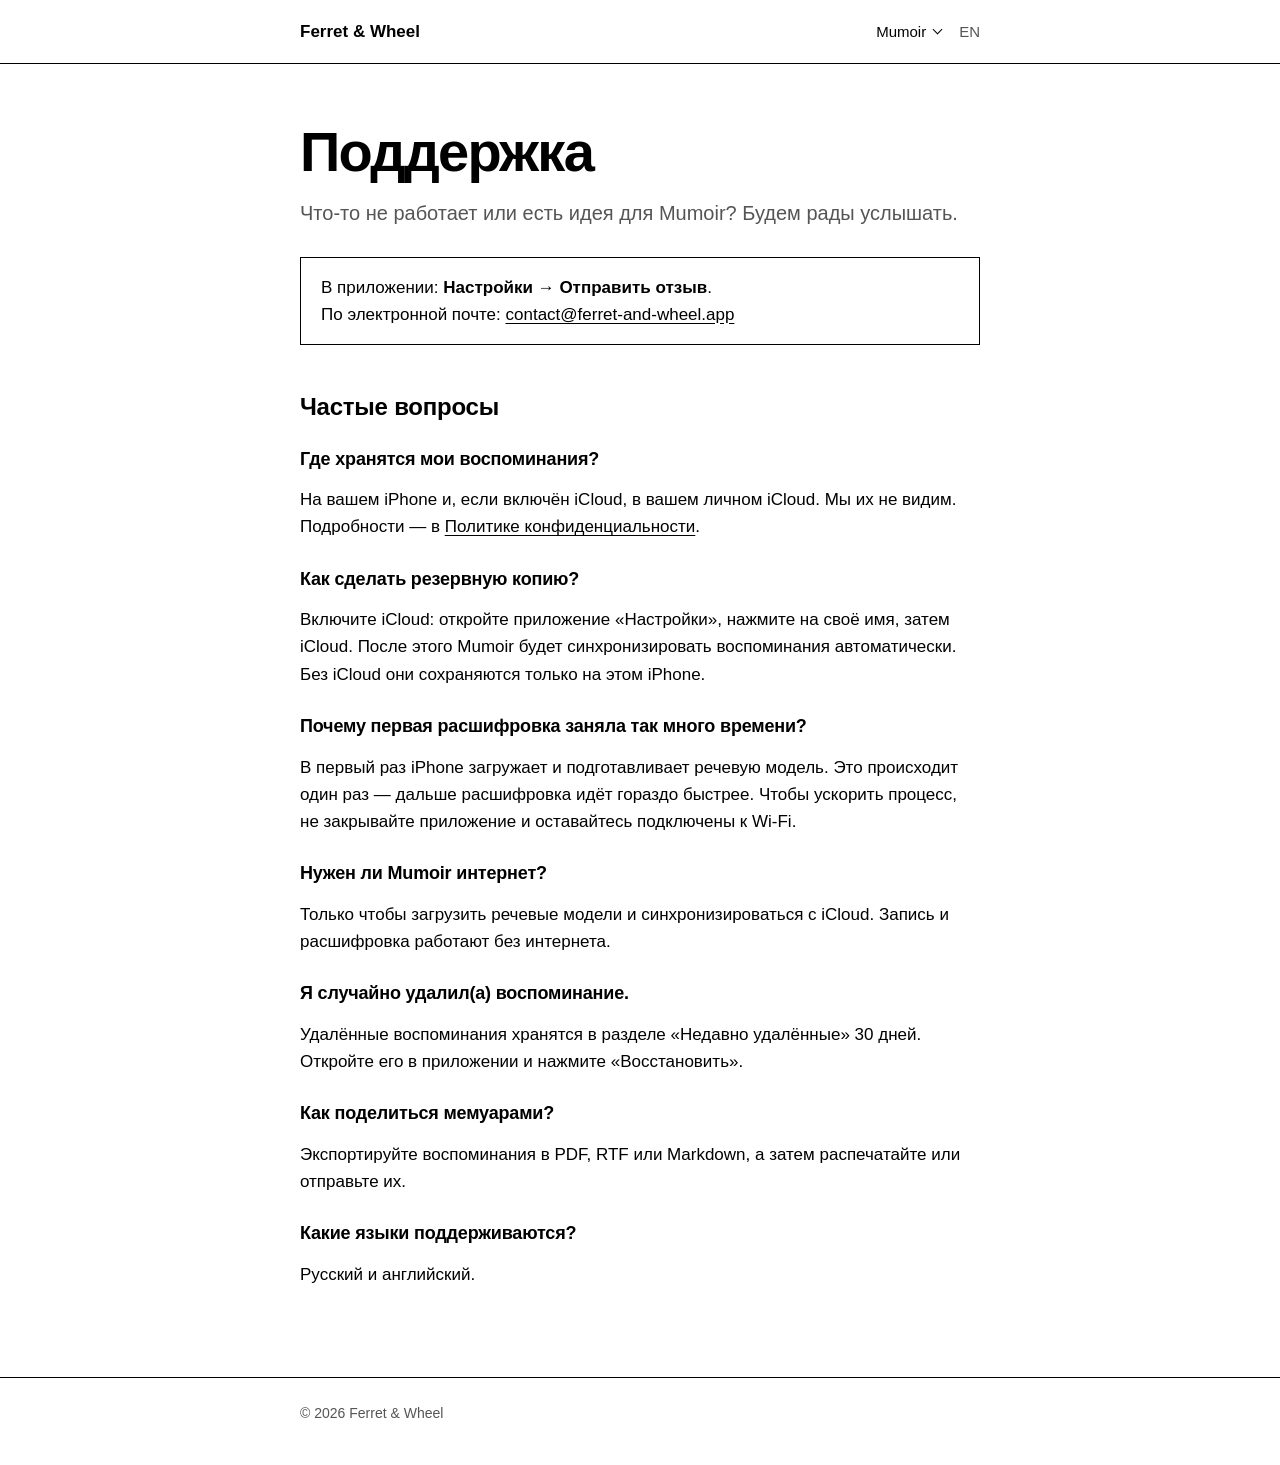
<file: ru/mumoir/support/index.html>
<!doctype html>
<html lang="ru">
<head>
  <meta charset="utf-8">
  <meta name="viewport" content="width=device-width, initial-scale=1">
  <title>Поддержка Mumoir</title>
  <meta name="description" content="Помощь с Mumoir и как с нами связаться.">
  <link rel="icon" href="/assets/mumoir-icon.png">
  <link rel="stylesheet" href="/assets/style.css">
  <script src="/assets/menu.js" defer></script>
  <link rel="alternate" hreflang="en" href="https://ferret-and-wheel.app/mumoir/support/">
  <link rel="alternate" hreflang="ru" href="https://ferret-and-wheel.app/ru/mumoir/support/">
  <link rel="alternate" hreflang="x-default" href="https://ferret-and-wheel.app/mumoir/support/">
</head>
<body>
  <header class="site">
    <div class="wrap">
      <a class="brand" href="/ru/">Ferret &amp; Wheel</a>
      <nav>
        <details class="menu">
          <summary>Mumoir</summary>
          <ul>
            <li><a href="/ru/mumoir/">О приложении</a></li>
            <li><a href="/ru/mumoir/support/" aria-current="page">Поддержка</a></li>
            <li><a href="/ru/mumoir/privacy/">Конфиденциальность</a></li>
          </ul>
        </details>
        <a class="lang" href="/mumoir/support/" hreflang="en" lang="en">EN</a>
      </nav>
    </div>
  </header>

  <main>
    <div class="wrap">
      <h1>Поддержка</h1>
      <p class="lede">Что-то не работает или есть идея для Mumoir? Будем рады услышать.</p>

      <div class="summary">
        <p style="margin:0">В приложении: <strong>Настройки → Отправить отзыв</strong>.<br>
        По электронной почте: <a href="mailto:contact@ferret-and-wheel.app?subject=Mumoir%20support">contact@ferret-and-wheel.app</a></p>
      </div>

      <h2>Частые вопросы</h2>

      <h3>Где хранятся мои воспоминания?</h3>
      <p>На вашем iPhone и, если включён iCloud, в вашем личном iCloud. Мы их не видим. Подробности — в <a href="/ru/mumoir/privacy/">Политике конфиденциальности</a>.</p>

      <h3>Как сделать резервную копию?</h3>
      <p>Включите iCloud: откройте приложение «Настройки», нажмите на своё имя, затем iCloud. После этого Mumoir будет синхронизировать воспоминания автоматически. Без iCloud они сохраняются только на этом iPhone.</p>

      <h3>Почему первая расшифровка заняла так много времени?</h3>
      <p>В первый раз iPhone загружает и подготавливает речевую модель. Это происходит один раз — дальше расшифровка идёт гораздо быстрее. Чтобы ускорить процесс, не закрывайте приложение и оставайтесь подключены к Wi‑Fi.</p>

      <h3>Нужен ли Mumoir интернет?</h3>
      <p>Только чтобы загрузить речевые модели и синхронизироваться с iCloud. Запись и расшифровка работают без интернета.</p>

      <h3>Я случайно удалил(а) воспоминание.</h3>
      <p>Удалённые воспоминания хранятся в разделе «Недавно удалённые» 30 дней. Откройте его в приложении и нажмите «Восстановить».</p>

      <h3>Как поделиться мемуарами?</h3>
      <p>Экспортируйте воспоминания в PDF, RTF или Markdown, а затем распечатайте или отправьте их.</p>

      <h3>Какие языки поддерживаются?</h3>
      <p>Русский и английский.</p>
    </div>
  </main>

  <footer class="site">
    <div class="wrap">
      <span>© 2026 Ferret &amp; Wheel</span>
    </div>
  </footer>
</body>
</html>
</file>
<file: assets/style.css>
:root {
  --bg: #ffffff;
  --text: #000000;
  --muted: #555555;
  --line: #000000;
  --soft-line: #dddddd;
  --font: "Helvetica Neue", Helvetica, Arial, sans-serif;
  color-scheme: light dark;
}

@media (prefers-color-scheme: dark) {
  :root {
    --bg: #000000;
    --text: #ffffff;
    --muted: #aaaaaa;
    --line: #ffffff;
    --soft-line: #333333;
  }
}

* { box-sizing: border-box; }

html { -webkit-text-size-adjust: 100%; }

body {
  margin: 0;
  background: var(--bg);
  color: var(--text);
  font: 17px/1.6 var(--font);
}

a { color: var(--text); text-underline-offset: 3px; }

.wrap {
  max-width: 720px;
  margin: 0 auto;
  padding: 0 20px;
}

header.site {
  padding: 18px 0;
  border-bottom: 1px solid var(--line);
}

header.site .wrap {
  display: flex;
  justify-content: space-between;
  align-items: center;
  gap: 16px;
  flex-wrap: wrap;
}

header.site a.brand {
  color: var(--text);
  text-decoration: none;
  font-weight: 700;
}

header.site nav { display: flex; align-items: center; gap: 18px; font-size: 15px; }

header.site nav a.lang { color: var(--muted); text-decoration: none; }
header.site nav a.lang:hover { color: var(--text); }

/* App menu: a <details> dropdown, so it works on tap and keyboard without JS. */
.menu { position: relative; }

.menu summary {
  display: flex;
  align-items: center;
  gap: 8px;
  cursor: pointer;
  list-style: none;
  user-select: none;
}

.menu summary::-webkit-details-marker { display: none; }

.menu summary::after {
  content: "";
  width: 6px;
  height: 6px;
  border-right: 1.5px solid currentColor;
  border-bottom: 1.5px solid currentColor;
  transform: translateY(-2px) rotate(45deg);
  transition: transform 0.15s;
}

.menu[open] summary::after { transform: translateY(1px) rotate(-135deg); }

.menu ul {
  position: absolute;
  right: 0;
  top: calc(100% + 12px);
  z-index: 10;
  min-width: 160px;
  margin: 0;
  padding: 6px 0;
  list-style: none;
  background: var(--bg);
  border: 1px solid var(--line);
}

.menu ul a {
  display: block;
  padding: 8px 16px;
  color: var(--text);
  text-decoration: none;
}

.menu ul a:hover { background: var(--text); color: var(--bg); }
.menu ul a[aria-current] { font-weight: 700; }

main { padding: 56px 0 72px; }

h1, h2, h3 { font-weight: 700; line-height: 1.15; letter-spacing: -0.01em; }
h1 { font-size: clamp(36px, 7vw, 56px); margin: 0 0 12px; letter-spacing: -0.03em; }
h2 { font-size: 24px; margin: 48px 0 8px; }
h3 { font-size: 18px; margin: 28px 0 4px; }

.lede { font-size: 20px; color: var(--muted); margin: 0 0 28px; }
.meta { color: var(--muted); font-size: 15px; }

.hero { text-align: center; padding: 8px 0 24px; }
.hero img.icon {
  width: 160px;
  height: 160px;
  border-radius: 36px;
  border: 1px solid var(--soft-line);
  margin-bottom: 28px;
}

.badge {
  display: inline-block;
  border: 1px solid var(--line);
  padding: 8px 18px;
  border-radius: 999px;
  font-size: 15px;
}

.features {
  display: grid;
  grid-template-columns: repeat(auto-fit, minmax(200px, 1fr));
  gap: 0;
  margin: 56px 0 0;
  padding: 0;
  list-style: none;
  border-top: 1px solid var(--line);
}

.features li {
  padding: 20px 20px 24px 0;
  border-bottom: 1px solid var(--soft-line);
}

.features h3 { margin: 0 0 6px; font-size: 17px; }
.features p { margin: 0; color: var(--muted); font-size: 15px; }

.app-card {
  display: flex;
  align-items: center;
  gap: 16px;
  margin-top: 40px;
  padding: 20px 0;
  border-top: 1px solid var(--line);
  border-bottom: 1px solid var(--line);
  color: var(--text);
  text-decoration: none;
}

.app-card img { width: 64px; height: 64px; border-radius: 14px; border: 1px solid var(--soft-line); }
.app-card strong { display: block; font-size: 19px; }
.app-card span { color: var(--muted); font-size: 15px; }

.summary {
  border: 1px solid var(--line);
  padding: 16px 20px;
  margin: 24px 0;
}

.summary ul { margin: 0; padding-left: 20px; }

footer.site {
  border-top: 1px solid var(--line);
  padding: 24px 0 40px;
  color: var(--muted);
  font-size: 14px;
}

footer.site .wrap { display: flex; justify-content: space-between; gap: 16px; flex-wrap: wrap; }
footer.site a { color: var(--muted); }
</file>
